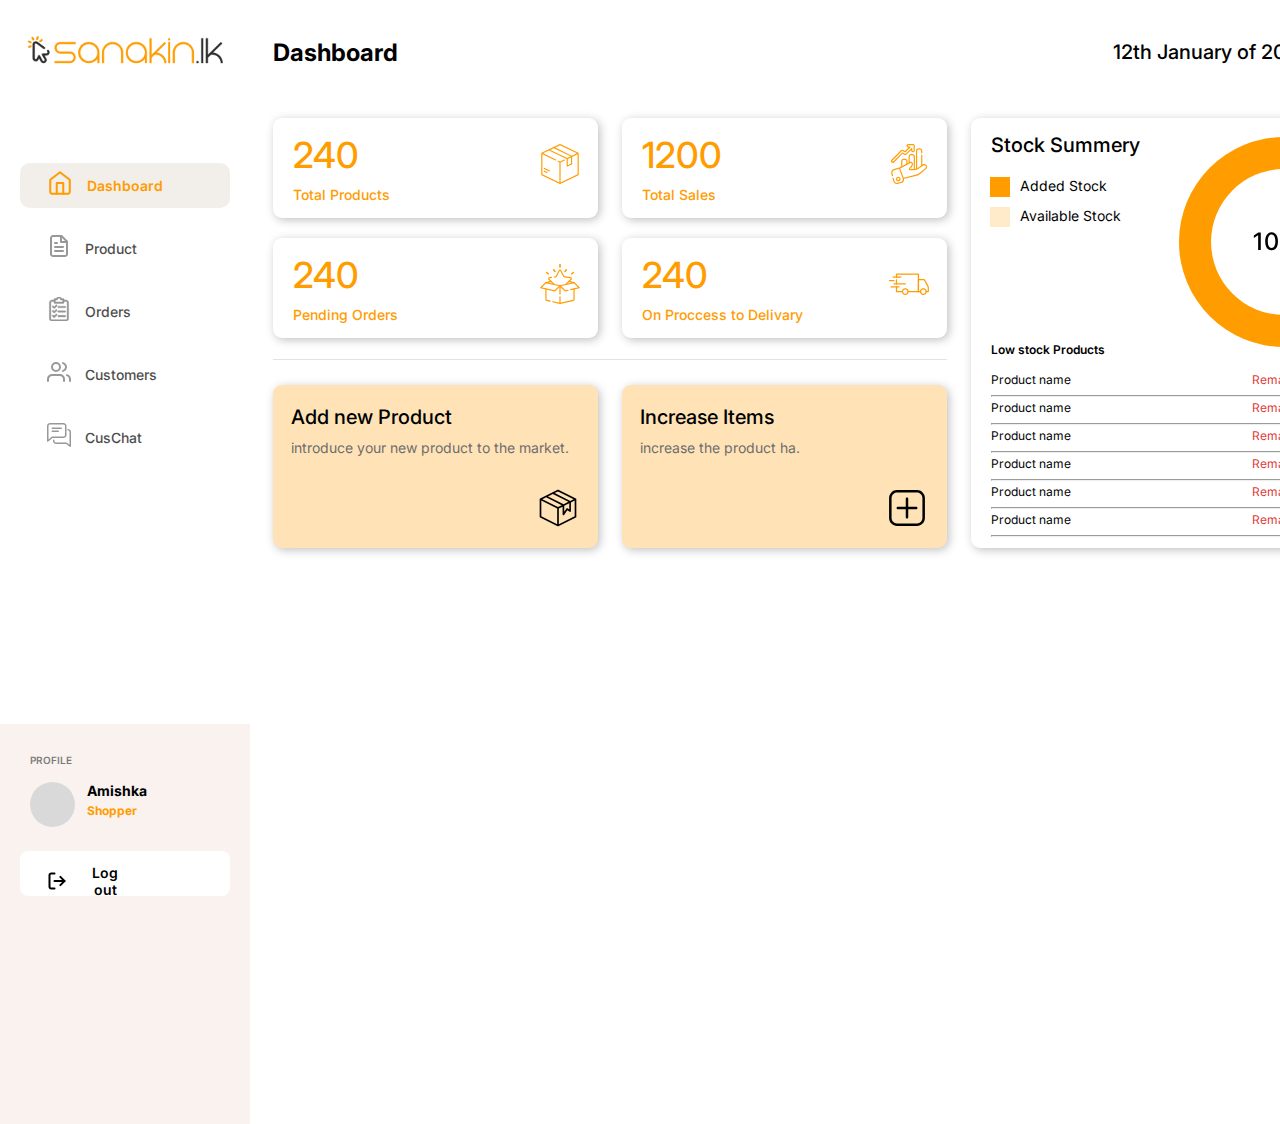
<file: index.html>
<!DOCTYPE html>
<html lang="en">

<head>
  <meta charset="UTF-8">
  <meta name="viewport" content="width=device-width, initial-scale=1.0">
  <link rel="stylesheet" href="./fontawesome-free-6.4.2-web/css/all.css">
  <link rel="stylesheet" href="./style.css">
  <link rel="preconnect" href="https://fonts.googleapis.com">
  <link rel="preconnect" href="https://fonts.gstatic.com" crossorigin>
  <link rel="preconnect" href="https://fonts.googleapis.com">
  <link rel="preconnect" href="https://fonts.gstatic.com" crossorigin>
  <link rel="preconnect" href="https://fonts.googleapis.com">
  <link rel="preconnect" href="https://fonts.gstatic.com" crossorigin>
  <link href="https://fonts.googleapis.com/css2?family=Inter:wght@100;200;300;400;500;600;700;800;900&display=swap"
    rel="stylesheet">
  <title>sanakinlt</title>
</head>

<body>
  <section class="sidebar-conteiner">
    
      <img id='logo' src="./media/sanaki_logo.svg" alt="sanakilogo">
      <nav>
        <ul class="main-menu">
          <li><a class="speciala" href="#">
              <div><img src="./media/home.svg" alt="homeicon"></div><span class="descriptionspec">Dashboard</span>
            </a></li>
          <li><a href="#">
              <div><img src="./media/file-text.svg" alt="filetext"></div><span class="description">Product</span>
            </a></li>
          <li><a href="#">
              <div><img src="./media/clipboard.svg" alt="clipboard"></div><span class="description">Orders</span>
            </a></li>
          <li><a href="#">
              <div><img src="./media/customers.svg" alt="customers"></div><span class="description">Customers</span>
            </a></li>
          <li><a href="#">
              <div><img id="chat" src="./media/chat.svg" alt="chat"></div><span class="description">CusChat</span>
            </a></li>
        </ul>
      </nav>

      <div class="profile-conteiner">
        <p>Profile</p>
        <div class="profile-wrapper">
          <img src="./media/backgrounfon.svg" alt="font">
          <div>
            <h3>Amishka</h3>
            <h3 class="status">Shopper</h3>
          </div>
        </div>
        <button>
          <div class="profilebtn">
            <img class="logbtn" src="./media/log-out.svg" alt="logout">
            <p class="logbtntext">Log out</p>
          </div>
        </button>
      </div>
    
    </div>
  </section>


  <main>
    <header class="grid-table-header">
      <div class="grid-table-header-text-wrapper">
        <h4>Dashboard</h4>
        <p>12th January of 2023, 12:00 pm</p>
      </div>
    </header>

    <section class="main-content">


      <div class="order-status block1">
        <div class="order-title">
          <p id="price">240</p>
          <p id="order-details">Total Products</p>
        </div>
        <img id="imgprice" src="./media/box.svg" alt="box">
      </div>
      <div class="order-status block2">
        <div class="order-title">
          <p id="price">1200</p>
          <p id="order-details">Total Sales</p>
        </div>
        <img id="imgprice" src="./media/sales.svg" alt="sales">
      </div>
      <div class="order-status block3">
        <div class="order-title">
          <p id="price">240</p>
          <p id="order-details">Pending Orders</p>
        </div>
        <img id="imgprice" src="./media/product.svg" alt="products">
      </div>
      <div class="order-status block4">
        <div class="order-title">
          <p id="price">240</p>
          <p id="order-details">On Proccess to Delivary</p>
        </div>
        <img id="imgprice" src="./media/deliveryTruck.svg" alt="delivery">
      </div>

      <div class="line"></div>




      <div class="order-action block5">
        <div class="action-wrapper">
          <p id="productUpgrade">Add new Product</p>
          <p id="producUpgradeSecond">introduce your new product to the market.</p>
        </div>
        <img id="actionImg" src="./media/productFontBlack.svg" alt="">
      </div>
      <div class="order-action block6">
        <div class="action-wrapper">
          <p id="productUpgrade">Increase Items</p>
          <p id="producUpgradeSecond">increase the product ha.</p>
        </div>
        <img id="actionImg" src="./media/add.svg" alt="">
      </div>





      <div class="order-stock block7">
        <div>
          <p id="stockdescription">Stock Summery</p>
          <div>
            <div class="stock-wrapper">
              <img src="./media/addedStockImg.svg" alt="">
              <p>Added Stock</p>
            </div>
            <div class="stock-wrapper">
              <img src="./media/availableStockImg.svg" alt="">
              <p>Available Stock</p>
            </div>
            <img id="circle" src="./media/circlewithprocents.svg" alt="">
          </div>

          <div class="scroll-container">
            <div class="scroll-content">
              <div class="low-stock-conteiner">
                <p id="low-stock-tag">Low stock Products</p>
                <div class="low-stock-wrapper">
                  <p id="productname">Product name</p>
                  <p id="remaining">Remaining 10%</p>

                </div>
                <hr>
                <div class="low-stock-wrapper">
                  <p id="productname">Product name</p>
                  <p id="remaining">Remaining 25%</p>
                </div>
                <hr>
                <div class="low-stock-wrapper">
                  <p id="productname">Product name</p>
                  <p id="remaining">Remaining 33%</p>
                </div>
                <hr>
                <div class="low-stock-wrapper">
                  <p id="productname">Product name</p>
                  <p id="remaining">Remaining 35%</p>
                </div>
                <hr>
                <div class="low-stock-wrapper">
                  <p id="productname">Product name</p>
                  <p id="remaining">Remaining 35%</p>
                </div>
                <hr>
                <div class="low-stock-wrapper">
                  <p id="productname">Product name</p>
                  <p id="remaining">Remaining 35%</p>
                </div>
                <hr>
                <div class="low-stock-wrapper">
                  <p id="productname">Product name</p>
                  <p id="remaining">Remaining 35%</p>
                </div>
                <hr>
                <div class="low-stock-wrapper">
                  <p id="productname">Product name</p>
                  <p id="remaining">Remaining 85%</p>
                </div>
              </div>
            </div>
          </div>

        </div>
      </div>




    </section>

    </div>
  </main>

</body>

</html>
</file>
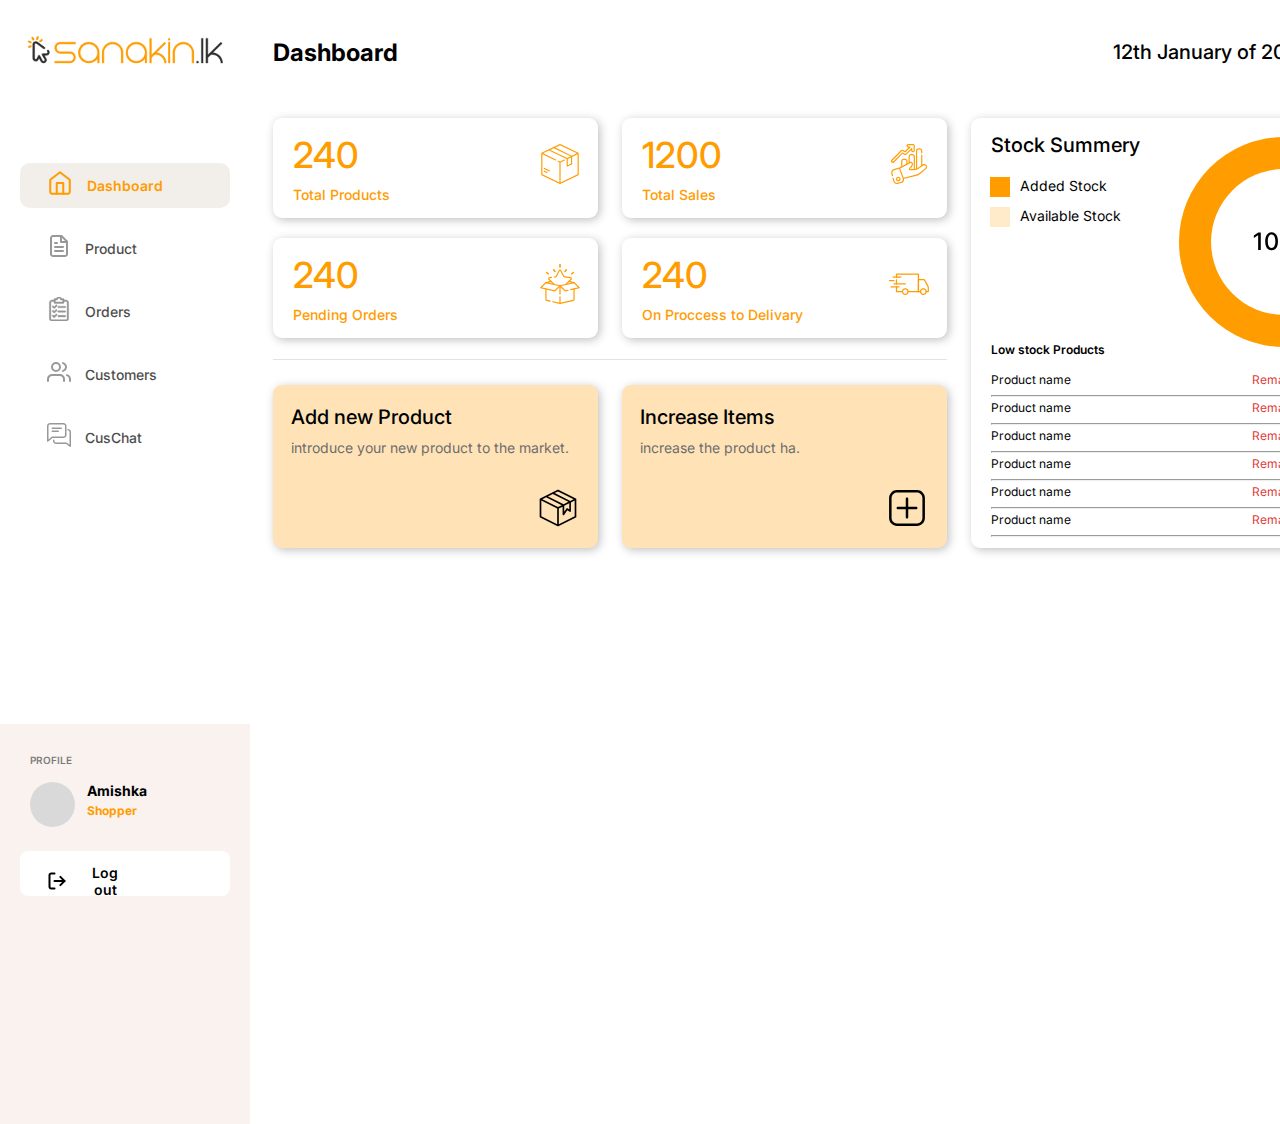
<file: dashboard.html>
<!DOCTYPE html>
<html lang="en">

<head>
  <meta charset="UTF-8">
  <meta name="viewport" content="width=device-width, initial-scale=1.0">
  <link rel="stylesheet" href="./fontawesome-free-6.4.2-web/css/all.css">
  <link rel="stylesheet" href="./dashboard.css">
  <link rel="preconnect" href="https://fonts.googleapis.com">
  <link rel="preconnect" href="https://fonts.gstatic.com" crossorigin>
  <link rel="preconnect" href="https://fonts.googleapis.com">
  <link rel="preconnect" href="https://fonts.gstatic.com" crossorigin>
  <link rel="preconnect" href="https://fonts.googleapis.com">
  <link rel="preconnect" href="https://fonts.gstatic.com" crossorigin>
  <link href="https://fonts.googleapis.com/css2?family=Inter:wght@100;200;300;400;500;600;700;800;900&display=swap"
    rel="stylesheet">
  <title>Dashboard</title>
</head>

<body>
  <section class="sidebar-conteiner">
    <img id='logo' src="./media/dashboard-img/sanakin-logo-icon.svg" alt="sanakinLogo">
    <nav>
      <ul class="main-menu">
        <li><a class="speciala" href="./homepage.html">
            <div><img src="./media/dashboard-img/home-icon.svg" alt="home-icon"></div><span class="descriptionspec">Dashboard</span>
          </a></li>
        <li><a href="#">
            <div><img src="./media/dashboard-img/file-text-icon.svg" alt="file-text-icon"></div><span class="description">Product</span>
          </a></li>
        <li><a href="#">
            <div><img src="./media/dashboard-img/clipboard-icon.svg" alt="clipboard-icon"></div><span class="description">Orders</span>
          </a></li>
        <li><a href="#">
            <div><img src="./media/dashboard-img/customers-icon.svg" alt="customers-icon"></div><span class="description">Customers</span>
          </a></li>
        <li><a href="#">
            <div><img id="chat" src="./media/dashboard-img/chat-icon.svg" alt="chat-icon"></div><span class="description">CusChat</span>
          </a></li>
      </ul>
    </nav>

    <div class="profile-conteiner">
      <p>Profile</p>
      <div class="profile-wrapper">
        <img src="./media/dashboard-img/user-background-icon.svg" alt="user-background-icon">
        <div>
          <h3>Amishka</h3>
          <h3 class="status">Shopper</h3>
        </div>
      </div>
      <button>
        <div class="profile-button">
          <img src="./media/dashboard-img/log-out-icon.svg" alt="log-out-icon">
          <p class="log-botton-text">Log out</p>
        </div>
      </button>
    </div>
    </div>
  </section>

  <main>
    <header class="grid-table-header">
      <div class="grid-table-header-text-wrapper">
        <h4>Dashboard</h4>
        <p>12th January of 2023, 12:00 pm</p>
      </div>
    </header>

    <section class="main-content">


      <div class="order-status block1">
        <div class="order-title">
          <p id="price">240</p>
          <p id="order-details">Total Products</p>
        </div>
        <img id="img-price" src="./media/dashboard-img/box-icon.svg" alt="box-icon">
      </div>
      <div class="order-status block2">
        <div class="order-title">
          <p id="price">1200</p>
          <p id="order-details">Total Sales</p>
        </div>
        <img id="img-price" src="./media/dashboard-img/sales-icon.svg" alt="sales-icon">
      </div>
      <div class="order-status block3">
        <div class="order-title">
          <p id="price">240</p>
          <p id="order-details">Pending Orders</p>
        </div>
        <img id="img-price" src="./media/dashboard-img/product-icon.svg" alt="products-icon">
      </div>
      <div class="order-status block4">
        <div class="order-title">
          <p id="price">240</p>
          <p id="order-details">On Proccess to Delivary</p>
        </div>
        <img id="img-price" src="./media/dashboard-img/delivery-icon.svg" alt="delivery-icon">
      </div>

      <div class="line"></div>




      <div class="order-action block5">
        <div class="action-wrapper">
          <p id="product-upgrade">Add new Product</p>
          <p id="produc-upgrade-second">introduce your new product to the market.</p>
        </div>
        <img id="action-img" src="/media/dashboard-img/product-icon-black.svg" alt="product-icon-black">
      </div>
      <div class="order-action block6">
        <div class="action-wrapper">
          <p id="product-upgrade">Increase Items</p>
          <p id="produc-upgrade-second">increase the product ha.</p>
        </div>
        <img id="action-img" src="media/dashboard-img/add-icon.svg" alt="add-icon">
      </div>





      <div class="order-stock block7">
        <div>
          <p id="stock-description">Stock Summery</p>
          <div>
            <div class="stock-wrapper">
              <img src="./media/dashboard-img/add-stock-icon.svg" alt="add-stock-icon">
              <p>Added Stock</p>
            </div>
            <div class="stock-wrapper">
              <img src="./media/dashboard-img/available-stock-icon.svg" alt="available-stock-icon">
              <p>Available Stock</p>
            </div>
            <img id="circle" src="/media/dashboard-img/circle-icon.svg" alt="circle-icon">
          </div>

          <div class="scroll-container">
            <div class="scroll-content">
              <div class="low-stock-conteiner">
                <p id="low-stock-tag">Low stock Products</p>
                <div class="low-stock-wrapper">
                  <p id="product-name">Product name</p>
                  <p id="remaining">Remaining 10%</p>

                </div>
                <hr>
                <div class="low-stock-wrapper">
                  <p id="product-name">Product name</p>
                  <p id="remaining">Remaining 25%</p>
                </div>
                <hr>
                <div class="low-stock-wrapper">
                  <p id="product-name">Product name</p>
                  <p id="remaining">Remaining 33%</p>
                </div>
                <hr>
                <div class="low-stock-wrapper">
                  <p id="product-name">Product name</p>
                  <p id="remaining">Remaining 35%</p>
                </div>
                <hr>
                <div class="low-stock-wrapper">
                  <p id="product-name">Product name</p>
                  <p id="remaining">Remaining 35%</p>
                </div>
                <hr>
                <div class="low-stock-wrapper">
                  <p id="product-name">Product name</p>
                  <p id="remaining">Remaining 35%</p>
                </div>
                <hr>
                <div class="low-stock-wrapper">
                  <p id="product-name">Product name</p>
                  <p id="remaining">Remaining 35%</p>
                </div>
                <hr>
                <div class="low-stock-wrapper">
                  <p id="product-name">Product name</p>
                  <p id="remaining">Remaining 85%</p>
                </div>
              </div>
            </div>
          </div>

        </div>
      </div>




    </section>

    </div>
  </main>

</body>

</html>
</file>
<file: style.css>
* {
    margin: 0;
    padding: 0;
    box-sizing: border-box;
}

html {
    font-family: 'Inter', sans-serif;
    font-style: normal;
    line-height: normal;
    font-weight: 500;
}

body {
    display: flex;
}

/* Section-sidebar */
.sidebar-conteiner {
    background: #FBF9F8;
    position: sticky;
    top: 0;
    left: 0;
    background-color: #fff;
    z-index: 100;
 
}

#logo {
    margin: 1.625rem 1.6875rem 5.3125rem 1.6875rem;
}

.main-menu {
    margin: 0px 1.25rem 17px 1.25rem;
    list-style: none;
}

li {
    margin-bottom: 18px;
}

nav {
    margin-bottom: 16.5rem;
}

a {
    display: flex;
    text-decoration: none;
    width: 210px;
    height: 45px;
    border-radius: 10px;
    align-items: center;
    gap: 14px;
    padding: 0.5625rem 10.4375rem 0.625rem 1.6875rem;
}

.focus {
    opacity: 1;
}

a:focus,
span:focus {
    background-color: #F2EEEA;
    color: orange;
}

a:active,
span:active {
    background-color: #F2EEEA;
    color: orange;
}

#chat {
    opacity: 0.4;
}

.profile-conteiner {
    background: #F9F2EF;
}

.profile-conteiner p {
    padding: 1.875rem 11.125rem 1rem 1.875rem;
}

.profile-wrapper {
    display: flex;
    gap: 12px;
    margin: 0px 2.125rem 1.5rem 1.875rem;
}

.profile-conteiner button {
    width: 210px;
    height: 45px;
    border-radius: 8px;
    background: #FFF;
    border: none;
    margin: 0px 1.25rem 14.25rem 1.25rem;
    font-family: 'Inter', sans-serif;
}

.description {
    color: #000;
    font-size: 14px;
    opacity: 0.7;
}

.descriptionspec {
    color: #FF9C00;
    font-size: 14px;
    font-weight: 600;
}

.speciala {
    background: #F2EEEA;
}

.profile-conteiner p {
    color: #000;
    font-size: 10px;
    font-weight: 600;
    text-transform: uppercase;
    opacity: 0.5;
}

.profile-conteiner h3 {
    width: 129px;
    color: #000;
    font-size: 14px;
}

.profile-conteiner .status {
    color: #FF9C00;
    font-size: 12px;
    margin-top: 4px;
}

.profilebtn {
    padding: 0.8125rem 6.1875rem 0.75rem 1.6875rem;
}

.profile-conteiner .profilebtn {
    display: flex;
    align-items: center;
    gap: 12px;
}

.profile-conteiner .profilebtn .logbtntext {
    color: #000;
    font-family: Inter;
    font-size: 14px;
    font-weight: 600;
    text-transform: none;
    padding: 0;
    opacity: 1;
}

/* Section-content */

.grid-table-header-text-wrapper {
    display: flex;
    justify-content: space-between;
    margin: 38px 48px 51px 23px;
}

.grid-table-header h4 {
    font-size: 24px;
}

.grid-table-header p {
    font-size: 20px;
    padding-top: 2px;
}

.main-content {
    display: grid;
    grid-template-columns: 325px 325px 440px;
    grid-template-rows: 100px 100px 7px 163px;
    margin: 0px 45px 0px 23px;
    gap: 20px 24px;
}

.block1 {
    grid-column: 1/2;
    grid-row: 1/2;
}

.block2 {
    grid-column: 2/3;
    grid-row: 1/2;
}

.block3 {
    grid-column: 1/2;
    grid-row: 2/3;
}

.block4 {
    grid-column: 2/3;
    grid-row: 2/3;
}

.block5 {
    grid-column: 1/2;
    grid-row: 4/5;
}

.block6 {
    grid-column: 2/3;
    grid-row: 4/5;
}

.block7 {
    grid-column: 3/3;
    grid-row: 1/5;
}

.line {
    border-top: 1px solid #E3E3E3;
    grid-column: 1/3;
    grid-row: 3/4;
    margin: 1px 0px 1px 0px;
}

.order-status {
    border-radius: 9px;
    background: #FFF;
    box-shadow: 2px 2px 10px 0px rgba(0, 0, 0, 0.25);
    display: flex;
    justify-content: space-between;
}

#imgprice {
    width: 40px;
    height: 40px;
    margin: 26px 18px 31px 50px;
}

.order-title {
    margin: 15px 0px 15px 20px;
}

#price {
    margin-bottom: 9px;
    color: #FF9C00;
    font-size: 36px;
}

#order-details {
    color: #FF9C00;
    font-size: 14px;
}

.order-action {
    display: flex;
    border-radius: 9px;
    background: #FFE3B7;
    box-shadow: 2px 2px 10px 0px rgba(0, 0, 0, 0.25);
    position: relative;
}

#actionImg {
    width: 40px;
    height: 40px;
    margin: 103px 18px 20px 265px;
    position: absolute;
}

#productUpgrade {
    font-size: 20px;
    margin-bottom: 10px;
}

#producUpgradeSecond {
    color: #6D6D6D;
    font-size: 14px;
    font-weight: 400;
}

.action-wrapper {
    margin: 20px 25px 73px 18px;
}

.stock-wrapper {
    display: flex;
    gap: 10px;
    margin: 2px 0px 10px 19px;
}

.order-stock {
    border-radius: 9px;
    background: #FFF;
    box-shadow: 2px 2px 10px 0px rgba(0, 0, 0, 0.25);
}

#stockdescription {
    color: #000;
    font-size: 20px;
    margin: 15px 265px 20px 20px;
}

.stock-wrapper p {
    color: #000;
    font-family: Inter;
    font-size: 14px;
    font-style: normal;
    font-weight: 400;
    line-height: normal;
}

#circle {
    position: absolute;
    margin: -100px 18px 0px 208px;
}

.low-stock-wrapper {
    display: flex;
    gap: 181px;
}

#low-stock-tag {
    margin: 0px 220px 15px 0px;
    color: #000;
    font-size: 12px;
    font-weight: 600;
}

hr {
    margin: 8px 24px 3px 0px;
}

.scroll-container {

    height: 200px;
    overflow-y: scroll;
    margin: 115px 10px 5px 20px;
}

.scroll-content {
    width: 100%;
    height: 200px;
}

.scroll-container::-webkit-scrollbar {
    width: 10px;
}

.scroll-container::-webkit-scrollbar-thumb {
    background-color: #888;
    border-radius: 5px;
}

.scroll-container::-webkit-scrollbar-thumb:hover {
    background-color: #555;
}


#remaining {
    color: #DD3A3A;
    font-family: 'Inter', sans-serif;
    font-size: 12px;
    font-weight: 400;
}

#productname {
    font-family: 'Inter', sans-serif;
    font-size: 12px;
    font-weight: 400;
}

@media (min-width:150px) and (max-width:399px) {
    .main-content {
        grid-template-columns: 350px 350px 350px;
        grid-template-rows: 100px 100px 1px 163px;
    }

    .block7 {
        grid-column: 1/3;
        grid-row: 5/6;
    }

    .grid-table-header-text-wrapper {
        display: flex;
        flex-direction: column;
    }
}


@media (min-width:400px) and (max-width:800px) {
    .main-content {
        grid-template-columns: 350px 350px 350px;
        grid-template-rows: 100px 100px 1px 163px;
    }

    .block7 {
        grid-column: 1/3;
        grid-row: 5/32;
    }

    .grid-table-header-text-wrapper {
        display: flex;
        flex-direction: column;
    }
}



@media (min-width:801px) and (max-width:1199px) {
    .main-content {
        grid-template-columns: 350px 350px 1fr;
        grid-template-rows: 100px 100px 1px 163px;
    }

    .block7 {
        grid-column: 1/3;
        grid-row: 5/33;
    }

    .grid-table-header-text-wrapper {
        display: flex;
        flex-direction: column;
    }
}
</file>
<file: dashboard.css>
* {
    margin: 0;
    padding: 0;
    box-sizing: border-box;
}

html {
    font-family: 'Inter', sans-serif;
    font-style: normal;
    line-height: normal;
    font-weight: 500;
}

body {
    display: flex;
}

/* Section-sidebar */
.sidebar-conteiner {
    background: #FBF9F8;
    position: sticky;
    top: 0;
    left: 0;
    background-color: #fff;
    z-index: 100;
}

#logo {
    margin: 1.625rem 1.6875rem 5.3125rem 1.6875rem;
}

.main-menu {
    margin: 0px 1.25rem 17px 1.25rem;
    list-style: none;
}

li {
    margin-bottom: 18px;
}

nav {
    margin-bottom: 16.5rem;
}

a {
    display: flex;
    text-decoration: none;
    width: 210px;
    height: 45px;
    border-radius: 10px;
    align-items: center;
    gap: 14px;
    padding: 0.5625rem 10.4375rem 0.625rem 1.6875rem;
}

.focus {
    opacity: 1;
}

a:focus,
span:focus {
    background-color: #F2EEEA;
    color: orange;
}

a:active,
span:active {
    background-color: #F2EEEA;
    color: orange;
}

#chat {
    opacity: 0.4;
}

.profile-conteiner {
    background: #F9F2EF;
}

.profile-conteiner p {
    padding: 1.875rem 11.125rem 1rem 1.875rem;
}

.profile-wrapper {
    display: flex;
    gap: 12px;
    margin: 0px 2.125rem 1.5rem 1.875rem;
}

.profile-conteiner button {
    width: 210px;
    height: 45px;
    border-radius: 8px;
    background: #FFF;
    border: none;
    margin: 0px 1.25rem 14.25rem 1.25rem;
    font-family: 'Inter', sans-serif;
}

.description {
    color: #000;
    font-size: 14px;
    opacity: 0.7;
}

.descriptionspec {
    color: #FF9C00;
    font-size: 14px;
    font-weight: 600;
}

.speciala {
    background: #F2EEEA;
}

.profile-conteiner p {
    color: #000;
    font-size: 10px;
    font-weight: 600;
    text-transform: uppercase;
    opacity: 0.5;
}

.profile-conteiner h3 {
    width: 129px;
    color: #000;
    font-size: 14px;
}

.profile-conteiner .status {
    color: #FF9C00;
    font-size: 12px;
    margin-top: 4px;
}

.profile-button {
    padding: 0.8125rem 6.1875rem 0.75rem 1.6875rem;
}

.profile-conteiner .profile-button {
    display: flex;
    align-items: center;
    gap: 12px;
}

.profile-conteiner .profile-button .log-botton-text {
    color: #000;
    font-family: Inter;
    font-size: 14px;
    font-weight: 600;
    text-transform: none;
    padding: 0;
    opacity: 1;
}

/* Section-content */

.grid-table-header-text-wrapper {
    display: flex;
    justify-content: space-between;
    margin: 38px 48px 51px 23px;
}

.grid-table-header h4 {
    font-size: 24px;
}

.grid-table-header p {
    font-size: 20px;
    padding-top: 2px;
}

.main-content {
    display: grid;
    grid-template-columns: 325px 325px 440px;
    grid-template-rows: 100px 100px 7px 163px;
    margin: 0px 45px 0px 23px;
    gap: 20px 24px;
}

.block1 {
    grid-column: 1/2;
    grid-row: 1/2;
}

.block2 {
    grid-column: 2/3;
    grid-row: 1/2;
}

.block3 {
    grid-column: 1/2;
    grid-row: 2/3;
}

.block4 {
    grid-column: 2/3;
    grid-row: 2/3;
}

.block5 {
    grid-column: 1/2;
    grid-row: 4/5;
}

.block6 {
    grid-column: 2/3;
    grid-row: 4/5;
}

.block7 {
    grid-column: 3/3;
    grid-row: 1/5;
}

.line {
    border-top: 1px solid #E3E3E3;
    grid-column: 1/3;
    grid-row: 3/4;
    margin: 1px 0px 1px 0px;
}

.order-status {
    border-radius: 9px;
    background: #FFF;
    box-shadow: 2px 2px 10px 0px rgba(0, 0, 0, 0.25);
    display: flex;
    justify-content: space-between;
}

#img-price {
    width: 40px;
    height: 40px;
    margin: 26px 18px 31px 50px;
}

.order-title {
    margin: 15px 0px 15px 20px;
}

#price {
    margin-bottom: 9px;
    color: #FF9C00;
    font-size: 36px;
}

#order-details {
    color: #FF9C00;
    font-size: 14px;
}

.order-action {
    display: flex;
    border-radius: 9px;
    background: #FFE3B7;
    box-shadow: 2px 2px 10px 0px rgba(0, 0, 0, 0.25);
    position: relative;
}

#action-img {
    width: 40px;
    height: 40px;
    margin: 103px 18px 20px 265px;
    position: absolute;
}

#product-upgrade {
    font-size: 20px;
    margin-bottom: 10px;
}

#produc-upgrade-second {
    color: #6D6D6D;
    font-size: 14px;
    font-weight: 400;
}

.action-wrapper {
    margin: 20px 25px 73px 18px;
}

.stock-wrapper {
    display: flex;
    gap: 10px;
    margin: 2px 0px 10px 19px;
}

.order-stock {
    border-radius: 9px;
    background: #FFF;
    box-shadow: 2px 2px 10px 0px rgba(0, 0, 0, 0.25);
}

#stock-description {
    color: #000;
    font-size: 20px;
    margin: 15px 265px 20px 20px;
}

.stock-wrapper p {
    color: #000;
    font-family: Inter;
    font-size: 14px;
    font-style: normal;
    font-weight: 400;
    line-height: normal;
}

#circle {
    position: absolute;
    margin: -100px 18px 0px 208px;
}

.low-stock-wrapper {
    display: flex;
    gap: 181px;
}

#low-stock-tag {
    margin: 0px 220px 15px 0px;
    color: #000;
    font-size: 12px;
    font-weight: 600;
}

hr {
    margin: 8px 24px 3px 0px;
}

.scroll-container {

    height: 200px;
    overflow-y: scroll;
    margin: 115px 10px 5px 20px;
}

.scroll-content {
    width: 100%;
    height: 200px;
}

.scroll-container::-webkit-scrollbar {
    width: 10px;
}

.scroll-container::-webkit-scrollbar-thumb {
    background-color: #888;
    border-radius: 5px;
}

.scroll-container::-webkit-scrollbar-thumb:hover {
    background-color: #555;
}


#remaining {
    color: #DD3A3A;
    font-family: 'Inter', sans-serif;
    font-size: 12px;
    font-weight: 400;
}

#product-name {
    font-family: 'Inter', sans-serif;
    font-size: 12px;
    font-weight: 400;
}

@media (min-width:150px) and (max-width:399px) {
    .main-content {
        grid-template-columns: 350px 350px 350px;
        grid-template-rows: 100px 100px 1px 163px;
    }

    .block7 {
        grid-column: 1/3;
        grid-row: 5/6;
    }

    .grid-table-header-text-wrapper {
        display: flex;
        flex-direction: column;
    }
}


@media (min-width:400px) and (max-width:800px) {
    .main-content {
        grid-template-columns: 350px 350px 350px;
        grid-template-rows: 100px 100px 1px 163px;
    }

    .block7 {
        grid-column: 1/3;
        grid-row: 5/32;
    }

    .grid-table-header-text-wrapper {
        display: flex;
        flex-direction: column;
    }
}



@media (min-width:801px) and (max-width:1199px) {
    .main-content {
        grid-template-columns: 350px 350px 1fr;
        grid-template-rows: 100px 100px 1px 163px;
    }

    .block7 {
        grid-column: 1/3;
        grid-row: 5/33;
    }

    .grid-table-header-text-wrapper {
        display: flex;
        flex-direction: column;
    }
}
</file>
